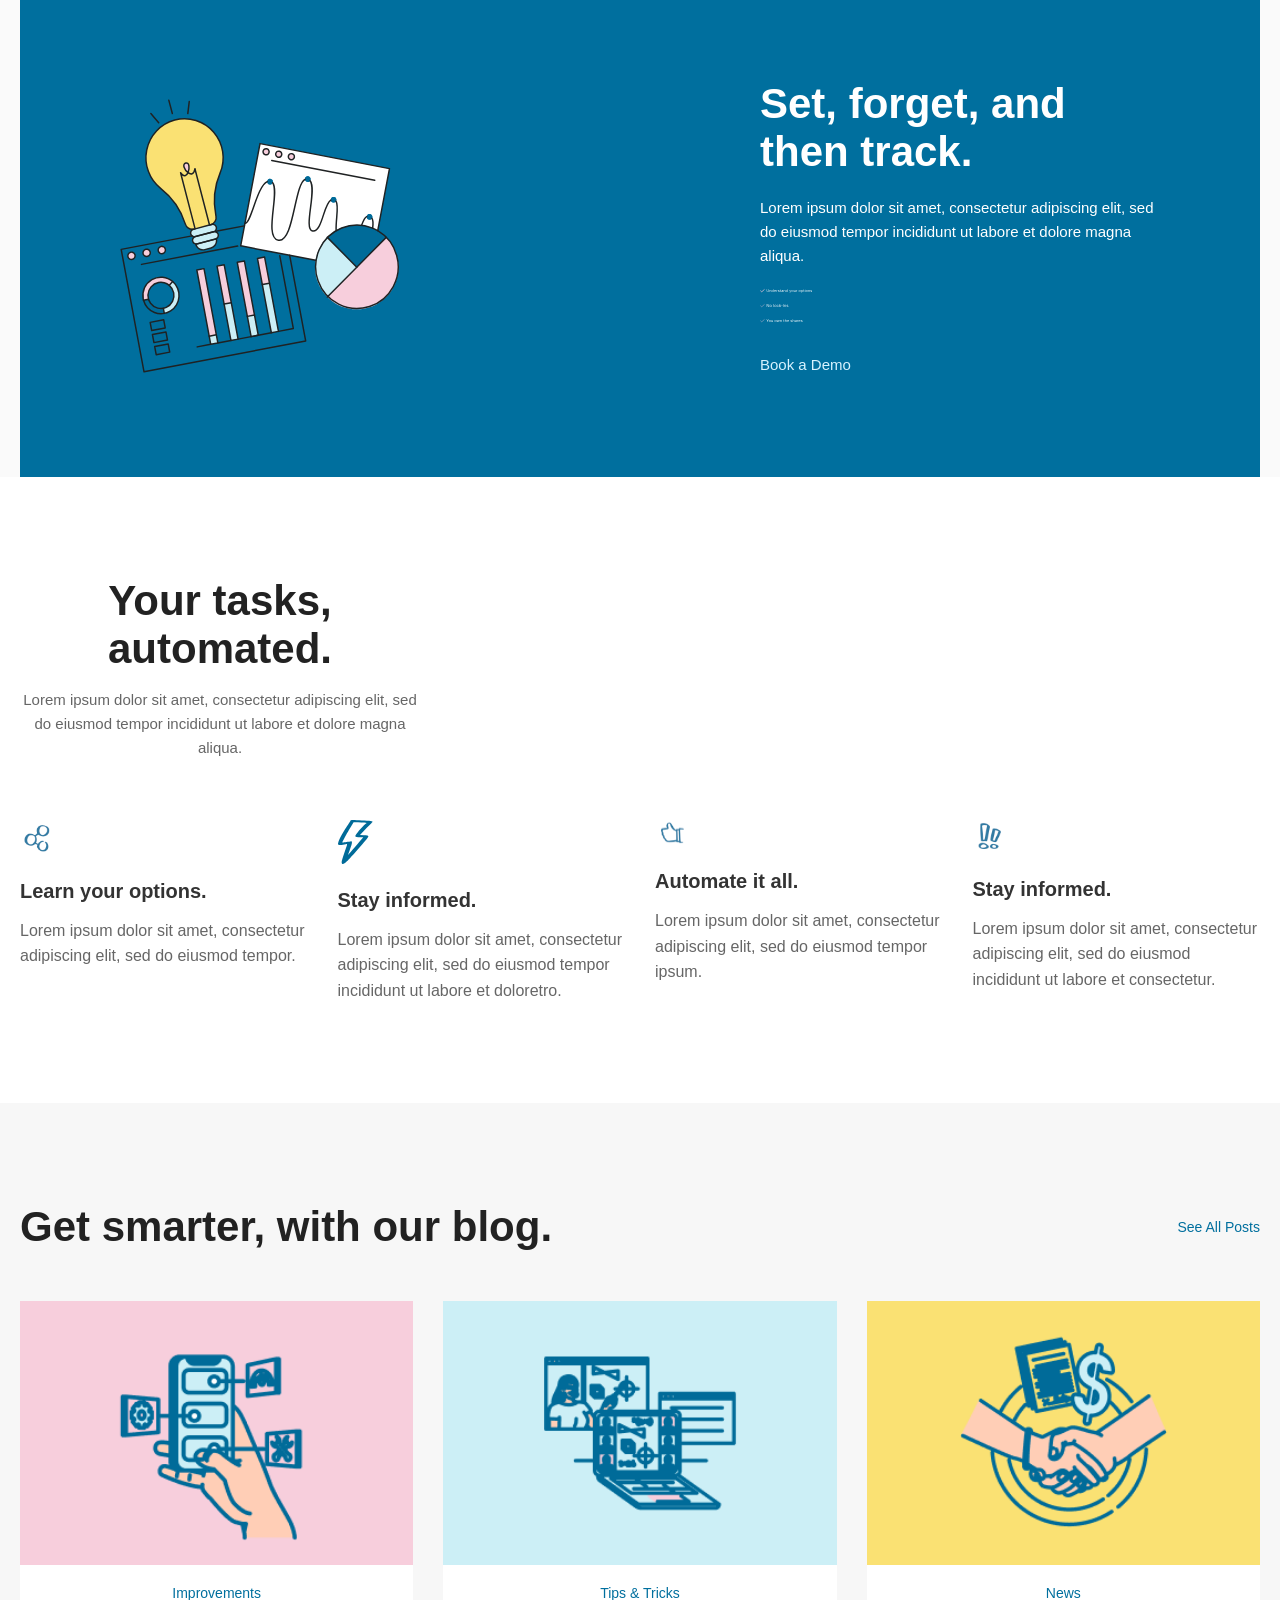
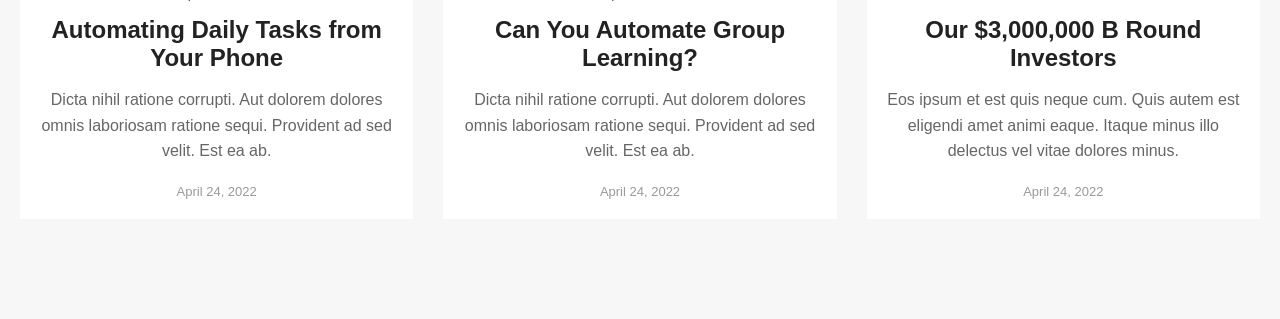
<file: Behruz.html>
<!doctype html>
<html lang="en">
  <head>
    <meta charset="UTF-8" />
    <meta name="viewport" content="width=device-width, initial-scale=1.0" />
    <title>Document</title>
    <link rel="stylesheet" href="Behruz.css" />
  </head>
  <body>
    <section class="third">
      <div class="container">
        <div class="box">
          <div class="box-picture">
            <img src="./photos/lamp.svg" alt="" />
          </div>
          <div class="box-title">
            <h1>Set, forget, and then track.</h1>
            <p>
              Lorem ipsum dolor sit amet, consectetur adipiscing elit, sed do
              eiusmod tempor incididunt ut labore et dolore magna aliqua.
            </p>
            <div class="marked">
              <img src="./photos/marked.svg" alt="" />
              <img src="./photos/marked2.svg" alt="" />
              <img src="./photos/marked3.svg" alt="" />
              <p>Book a Demo</p>
            </div>
          </div>
        </div>
      </div>
    </section>

    <section class="fourth">
      <div class="container">
        <div class="box-card">
          <div class="box-title">
            <h1>Your tasks, automated.</h1>
            <p>
              Lorem ipsum dolor sit amet, consectetur adipiscing elit, sed do
              eiusmod tempor incididunt ut labore et dolore magna aliqua.
            </p>
          </div>
          <div class="cards">
            <div class="card">
              <img src="./photos/firstcard.svg" alt="" />
              <h3>Learn your options.</h3>
              <p>
                Lorem ipsum dolor sit amet, consectetur adipiscing elit, sed do
                eiusmod tempor.
              </p>
            </div>
            <div class="card">
              <img src="./photos/secondcard.svg" alt="" />
              <h3>Stay informed.</h3>
              <p>
                Lorem ipsum dolor sit amet, consectetur adipiscing elit, sed do
                eiusmod tempor incididunt ut labore et doloretro.
              </p>
            </div>
            <div class="card">
              <img src="./photos/thirdcard.svg" alt="" />
              <h3>Automate it all.</h3>
              <p>
                Lorem ipsum dolor sit amet, consectetur adipiscing elit, sed do
                eiusmod tempor ipsum.
              </p>
            </div>
            <div class="card">
              <img src="./photos/fourthcard.svg" alt="" />
              <h3>Stay informed.</h3>
              <p>
                Lorem ipsum dolor sit amet, consectetur adipiscing elit, sed do
                eiusmod incididunt ut labore et consectetur.
              </p>
            </div>
          </div>
        </div>
      </div>
    </section>

    <section class="fifth">
      <div class="container">
        <div class="box-card">
          <div class="box-title2">
            <h1>Get smarter, with our blog.</h1>
            <a href="#">See All Posts</a>
          </div>
          <div class="cards2">
            <div class="card2">
              <img src="./photos/IMAGE (1).png" alt="" />
              <p>Improvements</p>
              <h3>Automating Daily Tasks from Your Phone</h3>
              <p>
                Dicta nihil ratione corrupti. Aut dolorem dolores omnis
                laboriosam ratione sequi. Provident ad sed velit. Est ea ab.
              </p>
              <p>April 24, 2022</p>
            </div>
            <div class="card2">
              <img src="./photos/IMAGE (2).png" alt="" />
              <p>Tips & Tricks</p>
              <h3>Can You Automate Group Learning?</h3>
              <p>
                Dicta nihil ratione corrupti. Aut dolorem dolores omnis
                laboriosam ratione sequi. Provident ad sed velit. Est ea ab.
              </p>
              <p>April 24, 2022</p>
            </div>
            <div class="card2">
              <img src="./photos/IMAGE (3).png" alt="" />
              <p>News</p>
              <h3>Our $3,000,000 B Round Investors</h3>
              <p>
                Eos ipsum et est quis neque cum. Quis autem est eligendi amet
                animi eaque. Itaque minus illo delectus vel vitae dolores minus.
              </p>
              <p>April 24, 2022</p>
            </div>
          </div>
        </div>
      </div>
    </section>
  </body>
</html>
</file>
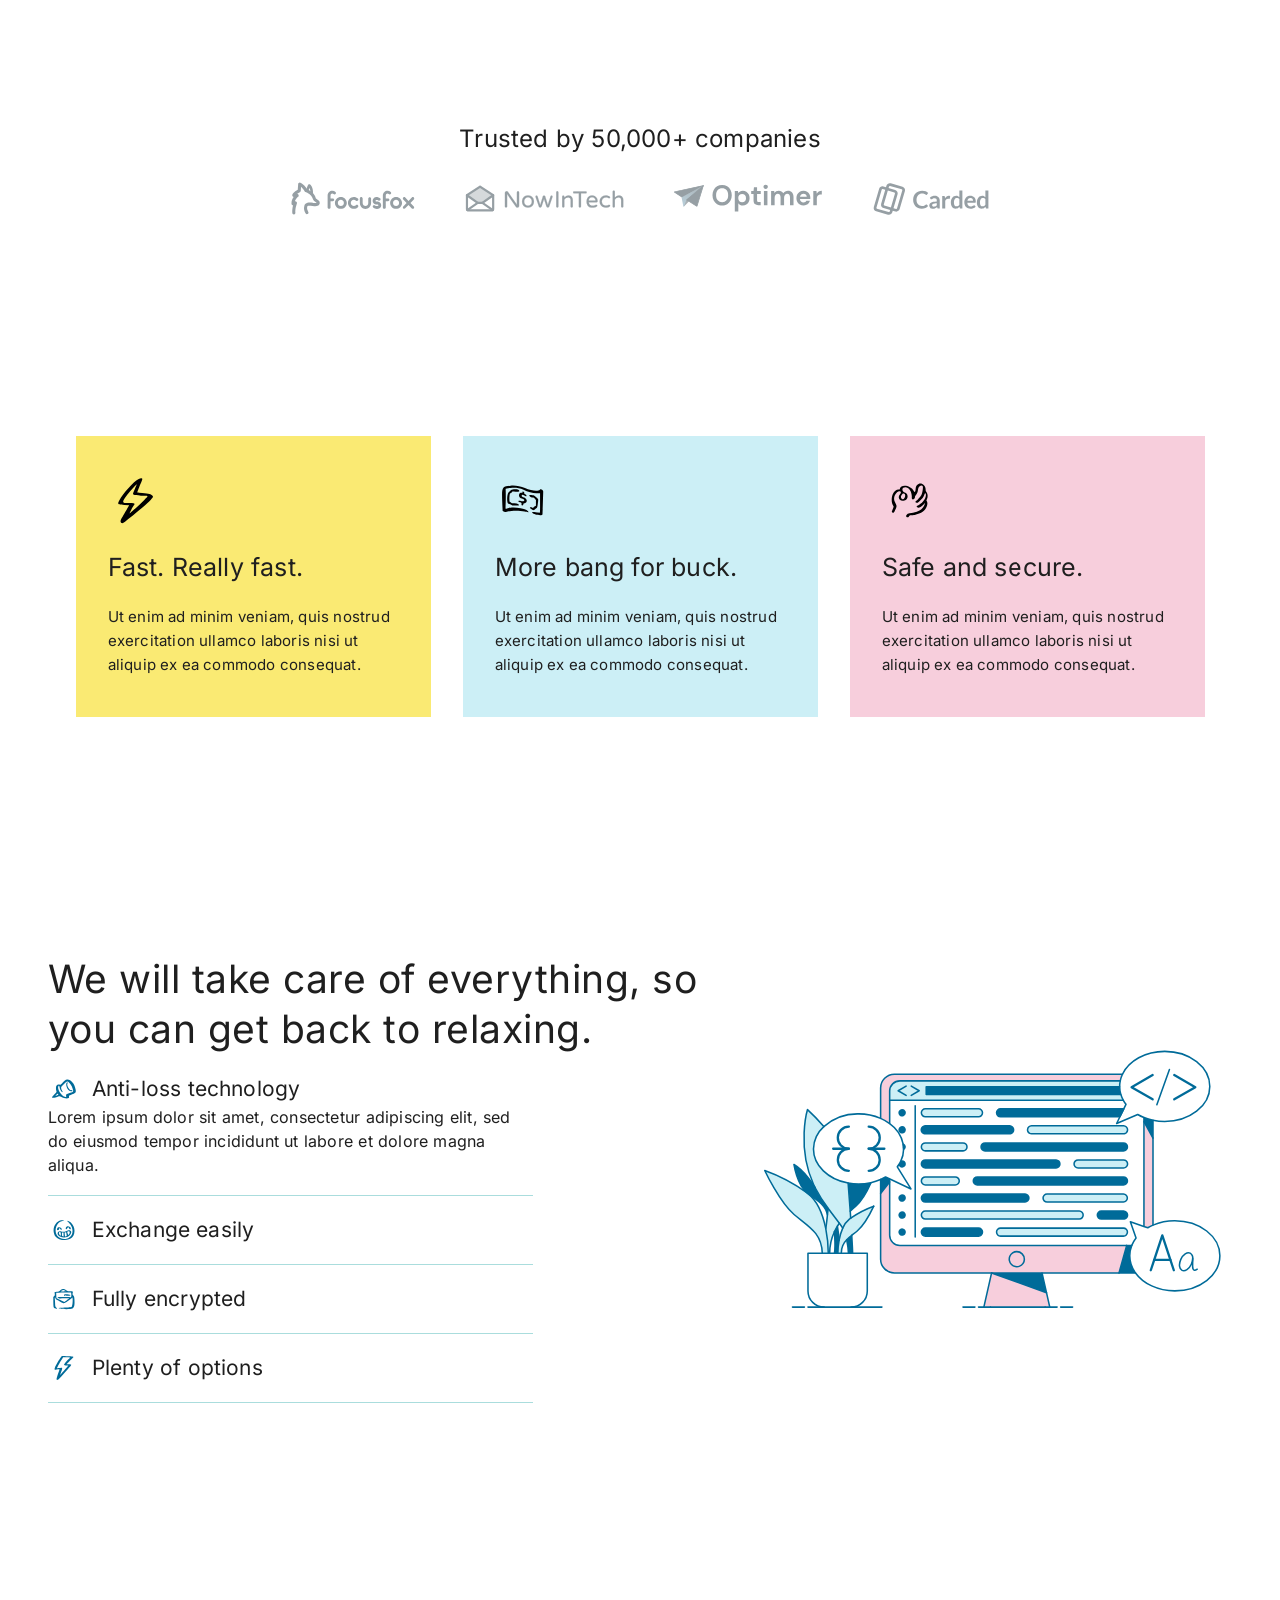
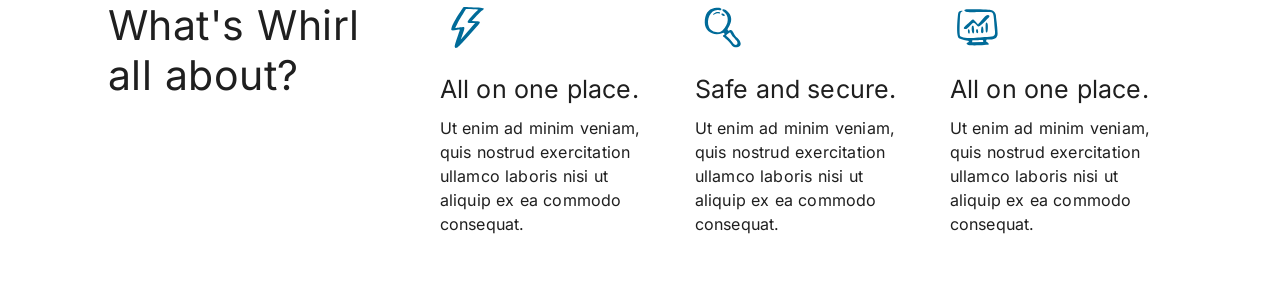
<file: hilola.html>
<!DOCTYPE html>
<html lang="en">

<head>
    <meta charset="UTF-8">
    <meta name="viewport" content="width=device-width, initial-scale=1.0">
    <title>Document</title>
    <link rel="stylesheet" href="./css/hilola.css">
</head>

<body>
    <!-- trusted  -->
    <section class="trusted">
        <div class="container">
            <div class="trusted-inner">
                <h3>Trusted by 50,000+ companies</h3>
                <div class="brands">
                    <img src="./image/focusfox.svg" alt="focusfox" width="124" height="33">
                    <img src="./image/NowInTech.svg" alt="NowInTech" width="159" height="27">
                    <img src="./image/optimer.svg" alt="optimer" width="148" height="33">
                    <img src="./image/Carded.svg" alt="Carded" width="117" height="34">
                </div>
            </div>
        </div>
    </section>
    <!-- trusted  -->
    <!-- cards  -->
    <section class="cards">
        <div class="container">
            <div class="cards-inner">
                <div class="card-yellow">
                    <img src="./image/fast.svg" alt="" width="55" height="55">
                    <h3>Fast. Really fast.</h3>
                    <p>Ut enim ad minim veniam, quis nostrud exercitation ullamco laboris nisi ut aliquip ex ea commodo
                        consequat.</p>
                </div>
                <div class="card-blue">
                    <img src="./image/money.svg" alt="" width="55" height="55">
                    <h3>More bang for buck.</h3>
                    <p>Ut enim ad minim veniam, quis nostrud exercitation ullamco laboris nisi ut aliquip ex ea commodo
                        consequat.</p>
                </div>
                <div class="card-pink">
                    <img src="./image/safe.svg" alt="" width="55" height="55">
                    <h3>Safe and secure.</h3>
                    <p>Ut enim ad minim veniam, quis nostrud exercitation ullamco laboris nisi ut aliquip ex ea commodo
                        consequat.</p>
                </div>
            </div>
        </div>
    </section>
    <!-- cards  -->
    <!-- section  -->
    <section class="care">
        <div class="container">
            <div class="care-inner">
                <div class="care-left">
                    <div class="care-title">
                        <h2>
                            We will take care of everything,
                            so you can get back to relaxing.
                        </h2>
                    </div>
                    <div class="text">
                        <details open>
                            <summary> <img src="./image/icon.svg" alt="" width="32" height="32">Anti-loss technology
                            </summary>
                            <p>
                                Lorem ipsum dolor sit amet, consectetur adipiscing elit, sed do eiusmod tempor
                                incididunt ut
                                labore
                                et dolore magna aliqua.
                            </p>
                        </details>
                        <details>
                            <summary> <img src="./image/icon.2.svg" alt="" width="32" height="32">Exchange easily
                            </summary>
                            <p>
                                Lorem ipsum dolor sit amet, consectetur adipiscing elit, sed do eiusmod tempor
                                incididunt ut
                                labore
                                et dolore magna aliqua.
                            </p>
                        </details>
                        <details>
                            <summary> <img src="./image/icon.3.svg" alt="" width="32" height="32">Fully encrypted
                            </summary>
                            <p>
                                Lorem ipsum dolor sit amet, consectetur adipiscing elit, sed do eiusmod tempor
                                incididunt ut
                                labore
                                et dolore magna aliqua.
                            </p>
                        </details>
                        <details>
                            <summary> <img src="./image/icon.4.svg" alt="" width="32" height="32">Plenty of options
                            </summary>
                            <p>
                                Lorem ipsum dolor sit amet, consectetur adipiscing elit, sed do eiusmod tempor
                                incididunt ut
                                labore
                                et dolore magna aliqua.
                            </p>
                        </details>
                    </div>
                </div>
                <div class="care-image">
                    <img src="./image/icons.svg" alt="" width="481" height="479">
                </div>
            </div>
        </div>
    </section>
    <!-- about  -->
    <section class="about">
        <div class="about-container">
            <div class="about-inner">
                <!-- <div class="about-title">
                    <h2>What's Whirl all about?</h2>
                </div> -->
                <div class="about-cards">
                    <div class="about-card">
                        <h2>What's Whirl all about?</h2>
                    </div>
                    <div class="about-card">
                        <img src="./image/place.svg" alt="" width="55" height="55">
                        <h4>All on one place.</h4>
                        <p>Ut enim ad minim veniam, quis nostrud exercitation ullamco laboris nisi ut aliquip ex ea
                            commodo
                            consequat.</p>
                    </div>
                    <div class="about-card">
                        <img src="./image/about.2.svg" alt="" width="55" height="55">
                        <h4>Safe and secure.</h4>
                        <p>Ut enim ad minim veniam, quis nostrud exercitation ullamco laboris nisi ut aliquip ex ea
                            commodo
                            consequat.</p>
                    </div>
                    <div class="about-card">
                        <img src="./image/about.3.svg" alt="" width="55" height="55">
                        <h4>All on one place.</h4>
                        <p>Ut enim ad minim veniam, quis nostrud exercitation ullamco laboris nisi ut aliquip ex ea
                            commodo
                            consequat.</p>
                    </div>
                </div>
            </div>
        </div>
    </section>
    <!-- about  -->
</body>

</html>
</file>
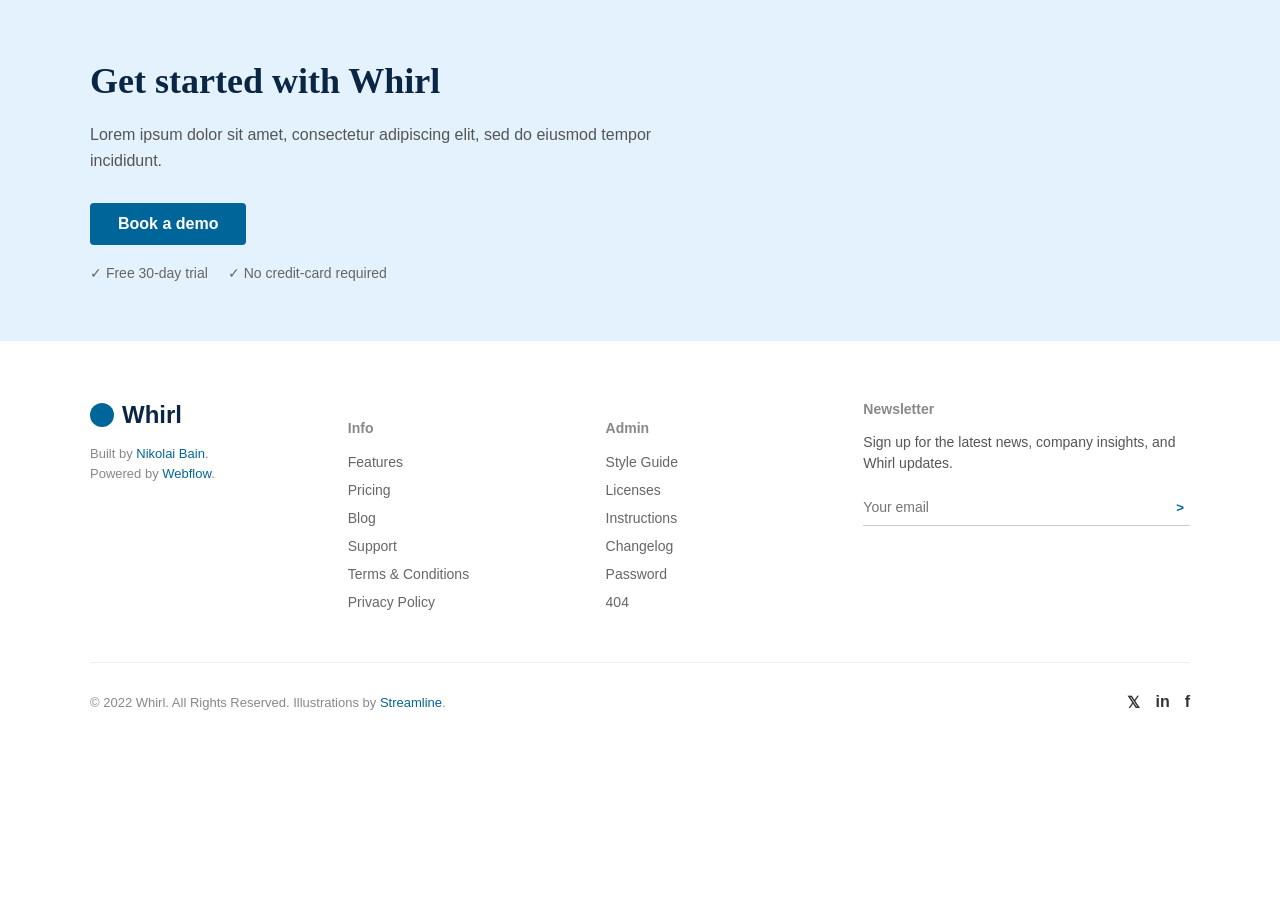
<file: Mahliyo/mahliyo.html>
<!DOCTYPE html>
<html lang="uz">
<head>
    <meta charset="UTF-8">
    <meta name="viewport" content="width=device-width, initial-scale=1.0">
    <title>Whirl Footer</title>
    
    <style>
        /* Umumiy sahifa stillari */
        body {
            font-family: 'Arial', sans-serif;
            margin: 0;
            padding: 0;
            background-color: #ffffff;
            color: #333333;
        }

        a {
            text-decoration: none;
            color: #666666;
        }

        a:hover {
            color: #000000;
        }

        ul {
            list-style: none;
            padding: 0;
            margin: 0;
        }

        .container {
            max-width: 1100px;
            margin: 0 auto;
            padding: 0 20px;
        }

        /* 1. TEPADAGI KO'K BANNER (CTA) */
        .banner-section {
            background-color: #e3f2fd; /* Och ko'k fon */
            padding: 60px 0;
            margin-bottom: 60px;
        }

        .banner-content {
            max-width: 600px;
        }

        .banner-content h2 {
            font-size: 36px;
            font-family: 'Georgia', serif;
            color: #0b2545;
            margin: 0 0 20px 0;
        }

        .banner-content p {
            font-size: 16px;
            color: #555555;
            line-height: 1.6;
            margin-bottom: 30px;
        }

        .btn-demo {
            display: inline-block;
            background-color: #006699;
            color: #ffffff;
            padding: 12px 28px;
            font-size: 16px;
            font-weight: bold;
            border-radius: 4px;
            margin-bottom: 20px;
        }

        .btn-demo:hover {
            background-color: #004c73;
            color: #ffffff;
        }

        .banner-features {
            display: flex;
            gap: 20px;
            font-size: 14px;
            color: #666666;
        }

        /* 2. ASOSIY FOOTER QISMI */
        .footer-main {
            display: flex;
            justify-content: space-between;
            flex-wrap: wrap;
            gap: 40px;
            padding-bottom: 40px;
            border-bottom: 1px solid #eeeeee;
        }

        /* Brend ustuni */
        .footer-brand {
            flex: 1;
            min-width: 200px;
        }

        .logo {
            font-size: 24px;
            font-weight: bold;
            color: #0b2545;
            display: flex;
            align-items: center;
            gap: 8px;
            margin-bottom: 15px;
        }

        .logo-icon {
            width: 24px;
            height: 24px;
            background-color: #006699;
            border-radius: 50px;
            display: inline-block;
        }

        .brand-text {
            font-size: 13px;
            color: #888888;
            line-height: 1.5;
        }

        .brand-text a {
            color: #006699;
        }

        /* Linklar ustunlari (Info, Admin) */
        .footer-links {
            flex: 1;
            min-width: 150px;
        }

        .footer-links h4 {
            font-size: 14px;
            color: #888888;
            margin-0: 0 0 15px 0;
            font-weight: bold;
        }

        .footer-links li {
            margin-bottom: 12px;
            font-size: 14px;
        }

        /* Obuna bo'lish ustuni (Newsletter) */
        .footer-newsletter {
            flex: 1.5;
            min-width: 250px;
        }

        .footer-newsletter h4 {
            font-size: 14px;
            color: #888888;
            margin: 0 0 15px 0;
            font-weight: bold;
        }

        .footer-newsletter p {
            font-size: 14px;
            color: #555555;
            line-height: 1.5;
            margin-bottom: 20px;
        }

        .search-box {
            display: flex;
            border-bottom: 1px solid #cccccc;
            padding-bottom: 5px;
        }

        .search-box input {
            border: none;
            outline: none;
            width: 100%;
            font-size: 14px;
            padding: 5px 0;
        }

        .search-box button {
            background: none;
            border: none;
            cursor: pointer;
            color: #006699;
            font-weight: bold;
        }

        /* 3. ENG PASTKI CHIZIQ VA IJTIMOIY TARMOQLAR */
        .footer-bottom {
            display: flex;
            justify-content: space-between;
            align-items: center;
            padding: 30px 0 50px 0;
            font-size: 13px;
            color: #888888;
        }

        .footer-bottom a {
            color: #006699;
        }

        .social-icons {
            display: flex;
            gap: 15px;
        }

        .social-icons a {
            color: #333333;
            font-size: 16px;
            font-weight: bold;
        }
    </style>
</head>
<body>

    <div class="banner-section">
        <div class="container">
            <div class="banner-content">
                <h2>Get started with Whirl</h2>
                <p>Lorem ipsum dolor sit amet, consectetur adipiscing elit, sed do eiusmod tempor incididunt.</p>
                <a href="#" class="btn-demo">Book a demo</a>
                <div class="banner-features">
                    <span>✓ Free 30-day trial</span>
                    <span>✓ No credit-card required</span>
                </div>
            </div>
        </div>
    </div>

    <footer>
        <div class="container">
            
            <div class="footer-main">
                
                <div class="footer-brand">
                    <div class="logo">
                        <span class="logo-icon"></span> Whirl
                    </div>
                    <p class="brand-text">
                        Built by <a href="#">Nikolai Bain</a>.<br>
                        Powered by <a href="#">Webflow</a>.
                    </p>
                </div>

                <div class="footer-links">
                    <h4>Info</h4>
                    <ul>
                        <li><a href="#">Features</a></li>
                        <li><a href="#">Pricing</a></li>
                        <li><a href="#">Blog</a></li>
                        <li><a href="#">Support</a></li>
                        <li><a href="#">Terms & Conditions</a></li>
                        <li><a href="#">Privacy Policy</a></li>
                    </ul>
                </div>

                <div class="footer-links">
                    <h4>Admin</h4>
                    <ul>
                        <li><a href="#">Style Guide</a></li>
                        <li><a href="#">Licenses</a></li>
                        <li><a href="#">Instructions</a></li>
                        <li><a href="#">Changelog</a></li>
                        <li><a href="#">Password</a></li>
                        <li><a href="#">404</a></li>
                    </ul>
                </div>

                <div class="footer-newsletter">
                    <h4>Newsletter</h4>
                    <p>Sign up for the latest news, company insights, and Whirl updates.</p>
                    <div class="search-box">
                        <input type="email" placeholder="Your email">
                        <button>&gt;</button>
                    </div>
                </div>

            </div>

            <div class="footer-bottom">
                <div>
                    © 2022 Whirl. All Rights Reserved. Illustrations by <a href="#">Streamline</a>.
                </div>
                <div class="social-icons">
                    <a href="#">𝕏</a>
                    <a href="#">in</a>
                    <a href="#">f</a>
                </div>
            </div>

        </div>
    </footer>

</body>
</html>
</file>
<file: Behruz.css>
* {
  margin: 0;
  padding: 0;
  box-sizing: border-box;
}

body {
  font-family: 'Inter', sans-serif;
  background-color: #FAFAFA;
  color: #333333;
}

.container {
  max-width: 1280px; /* dizaynga qarab 1200-1280 */
  width: 100%;
  margin: 0 auto;
  padding: 0 20px;
}

.box {
  background: #006f9e;
  display: flex;
  justify-content: space-between;
  align-items: center;
  padding: 80px 100px;
  color: white;
}

.box-picture img {
  width: 280px;
}

.box-title {
  max-width: 400px;
}

.box-title h1 {
  font-size: 42px;
  margin-bottom: 20px;
}

.box-title p {
  font-size: 15px;
  line-height: 1.6;
  margin-bottom: 20px;
}

.marked {
  display: flex;
  flex-direction: column;
  gap: 10px;
}

.marked img {
  width: 120px;
}

.marked p {
  margin-top: 20px;
  color: #d7f3ff;
  cursor: pointer;
}
.fourth {
  padding: 100px 0;
  background: #fff;
}

.box-card {
  text-align: center;
}

.box-card .box-title h1 {
  color: #222;
  font-size: 42px;
  margin-bottom: 15px;
}

.box-card .box-title p {
  color: #666;
  max-width: 600px;
  margin: 0 auto 60px;
}

.cards {
  display: flex;
  justify-content: space-between;
  gap: 30px;
}

.card {
  width: calc((100% - 90px) / 4);
  text-align: left;
}

.card img {
  width: 35px;
  margin-bottom: 20px;
}

.card h3 {
  font-size: 20px;
  margin-bottom: 15px;
}

.card p {
  color: #666;
  line-height: 1.6;
}

.fifth {
  background: #f7f7f7;
  padding: 100px 0;
}

.box-title2 {
  display: flex;
  justify-content: space-between;
  align-items: center;
  margin-bottom: 50px;
}

.box-title2 h1 {
  font-size: 42px;
  color: #222;
}

.box-title2 a {
  color: #006f9e;
  text-decoration: none;
  font-size: 14px;
}

.cards2 {
  display: flex;
  justify-content: space-between;
  gap: 30px;
}

.card2 {
  width: calc((100% - 60px) / 3);
  background: white;
}

.card2 img {
  width: 100%;
  display: block;
}

.card2 p,
.card2 h3 {
  padding-left: 20px;
  padding-right: 20px;
}

.card2 p:first-of-type {
  color: #006f9e;
  font-size: 14px;
  margin-top: 20px;
}

.card2 h3 {
  font-size: 24px;
  margin: 15px 0;
  color: #222;
}

.card2 p:nth-of-type(2) {
  color: #666;
  line-height: 1.6;
  margin-bottom: 20px;
}

.card2 p:last-child {
  color: #999;
  font-size: 13px;
  margin-bottom: 20px;
}
</file>
<file: css/hilola.css>
* {
    margin: 0;
    padding: 0;
    box-sizing: border-box;
}

ul,
ol {
    list-style-type: none;
}

a {
    text-decoration: none;
}

.container {
    max-width: 1255px;
    padding: 0 20px;
    margin: 0 auto;
}

/* inter-regular - latin */
@font-face {
    font-display: swap;
    /* Check https://developer.mozilla.org/en-US/docs/Web/CSS/@font-face/font-display for other options. */
    font-family: 'Inter';
    font-style: normal;
    font-weight: 400;
    src: url('../fonts/inter-v20-latin-regular.woff2') format('woff2');
    /* Chrome 36+, Opera 23+, Firefox 39+, Safari 12+, iOS 10+ */
}

/* inter-500 - latin */
@font-face {
    font-display: swap;
    /* Check https://developer.mozilla.org/en-US/docs/Web/CSS/@font-face/font-display for other options. */
    font-family: 'Inter';
    font-style: normal;
    font-weight: 500;
    src: url('../fonts/inter-v20-latin-500.woff2') format('woff2');
    /* Chrome 36+, Opera 23+, Firefox 39+, Safari 12+, iOS 10+ */
}

/* inter-600 - latin */
@font-face {
    font-display: swap;
    /* Check https://developer.mozilla.org/en-US/docs/Web/CSS/@font-face/font-display for other options. */
    font-family: 'Inter';
    font-style: normal;
    font-weight: 600;
    src: url('../fonts/inter-v20-latin-600.woff2') format('woff2');
    /* Chrome 36+, Opera 23+, Firefox 39+, Safari 12+, iOS 10+ */
}

/* inter-700 - latin */
@font-face {
    font-display: swap;
    /* Check https://developer.mozilla.org/en-US/docs/Web/CSS/@font-face/font-display for other options. */
    font-family: 'Inter';
    font-style: normal;
    font-weight: 700;
    src: url('../fonts/inter-v20-latin-700.woff2') format('woff2');
    /* Chrome 36+, Opera 23+, Firefox 39+, Safari 12+, iOS 10+ */
}

/* inter-800 - latin */
@font-face {
    font-display: swap;
    /* Check https://developer.mozilla.org/en-US/docs/Web/CSS/@font-face/font-display for other options. */
    font-family: 'Inter';
    font-style: normal;
    font-weight: 800;
    src: url('../fonts/inter-v20-latin-800.woff2') format('woff2');
    /* Chrome 36+, Opera 23+, Firefox 39+, Safari 12+, iOS 10+ */
}

/* inter-900 - latin */
@font-face {
    font-display: swap;
    /* Check https://developer.mozilla.org/en-US/docs/Web/CSS/@font-face/font-display for other options. */
    font-family: 'Inter';
    font-style: normal;
    font-weight: 900;
    src: url('../fonts/inter-v20-latin-900.woff2') format('woff2');
    /* Chrome 36+, Opera 23+, Firefox 39+, Safari 12+, iOS 10+ */
}

/* trusted  */

.trusted {
    padding: 80px 0 60px;
    text-align: center;
}

.trusted h3 {
    margin-bottom: 24px;
    font-family: Inter;
    font-weight: 400;
    font-style: Regular;
    font-size: 24px;
    line-height: 37.5px;
    letter-spacing: 0.2px;
    text-align: center;
    color: #1F1F1F;
}

.brands {
    display: flex;
    justify-content: center;
    align-items: center;
    gap: 50px;
}

/* cards  */

.cards {
    padding: 80px 0 60px;
}

.container {
    padding: 40px 35px;
}

.cards-inner {
    display: flex;
    justify-content: center;
    align-items: center;
    gap: 32px;
}

.card-yellow {
    width: 355px;
    background: #FAEA73;
}

.cards img {
    margin: 32px 268px 8px 32px;
    margin-top: 37px;
    margin-bottom: 12px;
}

.cards h3 {
    padding: 8px 80px 11px 32px;
    font-family: Inter;
    font-weight: 400;
    font-style: Regular;
    font-size: 25px;
    line-height: 31.25px;
    letter-spacing: 0.2px;
    color: #1F1F1F;
}

.cards p {
    padding: 11px 32px 40px 32px;
    font-family: Inter;
    font-weight: 400;
    font-style: Regular;
    font-size: 15px;
    line-height: 24px;
    letter-spacing: 0.2px;
    color: #1F1F1F;
}

.card-blue {
    width: 355px;
    background: #CCEFF6;
}

.card-blue h3 {
    padding: 8px 60px 11px 32px;
    font-family: Inter;
    font-weight: 400;
    font-style: Regular;
    font-size: 25px;
    line-height: 31.25px;
    letter-spacing: 0.2px;
    color: #1F1F1F;
}

.card-pink {
    width: 355px;
    background: #F7CEDC;
}

/* section  */

.care {
    padding: 80px 0 60px;
}

.care-inner {
    display: flex;
    justify-content: space-between;
    align-items: center;
    gap: 50px;
}

.care-left {
    max-width: 650px;
}

details summary {
    display: flex;
    align-items: center;
    gap: 12px;
    list-style: none;
    cursor: pointer;
}

.text {
    max-width: 485px;
}

details {
    border-bottom: 1px solid #add;
    padding: 18px 0;
}

details summary::-webkit-details-marker {
    display: none;
}

summary {
    cursor: pointer;
    font-family: Inter;
    font-weight: 400;
    font-style: Regular;
    font-size: 21px;
    line-height: 25.2px;
    letter-spacing: 0.2px;
    color: #1F1F1F;
}

details p {
    font-family: Inter;
    font-weight: 400;
    font-style: Regular;
    font-size: 16px;
    line-height: 24px;
    letter-spacing: 0.2px;
    color: #1F1F1F;
}

.care-title h2 {
    max-width: 650px;
    font-family: Inter;
    font-weight: 400;
    font-style: Regular;
    font-size: 39px;
    line-height: 50.4px;
    letter-spacing: 0.5px;
    color: #1F1F1F;
}

/* about  */

.about {
    padding: 80px 0 60px;
}

.about-inner {
    display: flex;
    flex-direction: column;
    align-items: center;
    justify-content: center;
    gap: 40px;
}

.about-cards {
    display: flex;
    justify-content: center;
    gap: 32px;
    flex-wrap: wrap;
}

.about-card h2 {
    max-width: 300px;
    font-family: Inter;
    font-weight: 400;
    font-style: Regular;
    font-size: 41px;
    line-height: 50.4px;
    letter-spacing: 0.5px;
    color: #1F1F1F;
}

.about-card img {
    margin-bottom: 15px;
}

.about-card h4 {
    margin-bottom: 11px;
    font-family: Inter;
    font-weight: 400;
    font-style: Regular;
    font-size: 25px;
    line-height: 31.25px;
    letter-spacing: 0.2px;
    color: #1F1F1F;
}

.about-card p {
    max-width: 223px;
    font-family: Inter;
    font-weight: 400;
    font-style: Regular;
    font-size: 16px;
    line-height: 24px;
    letter-spacing: 0.2px;
    color: #1F1F1F;
}
</file>
